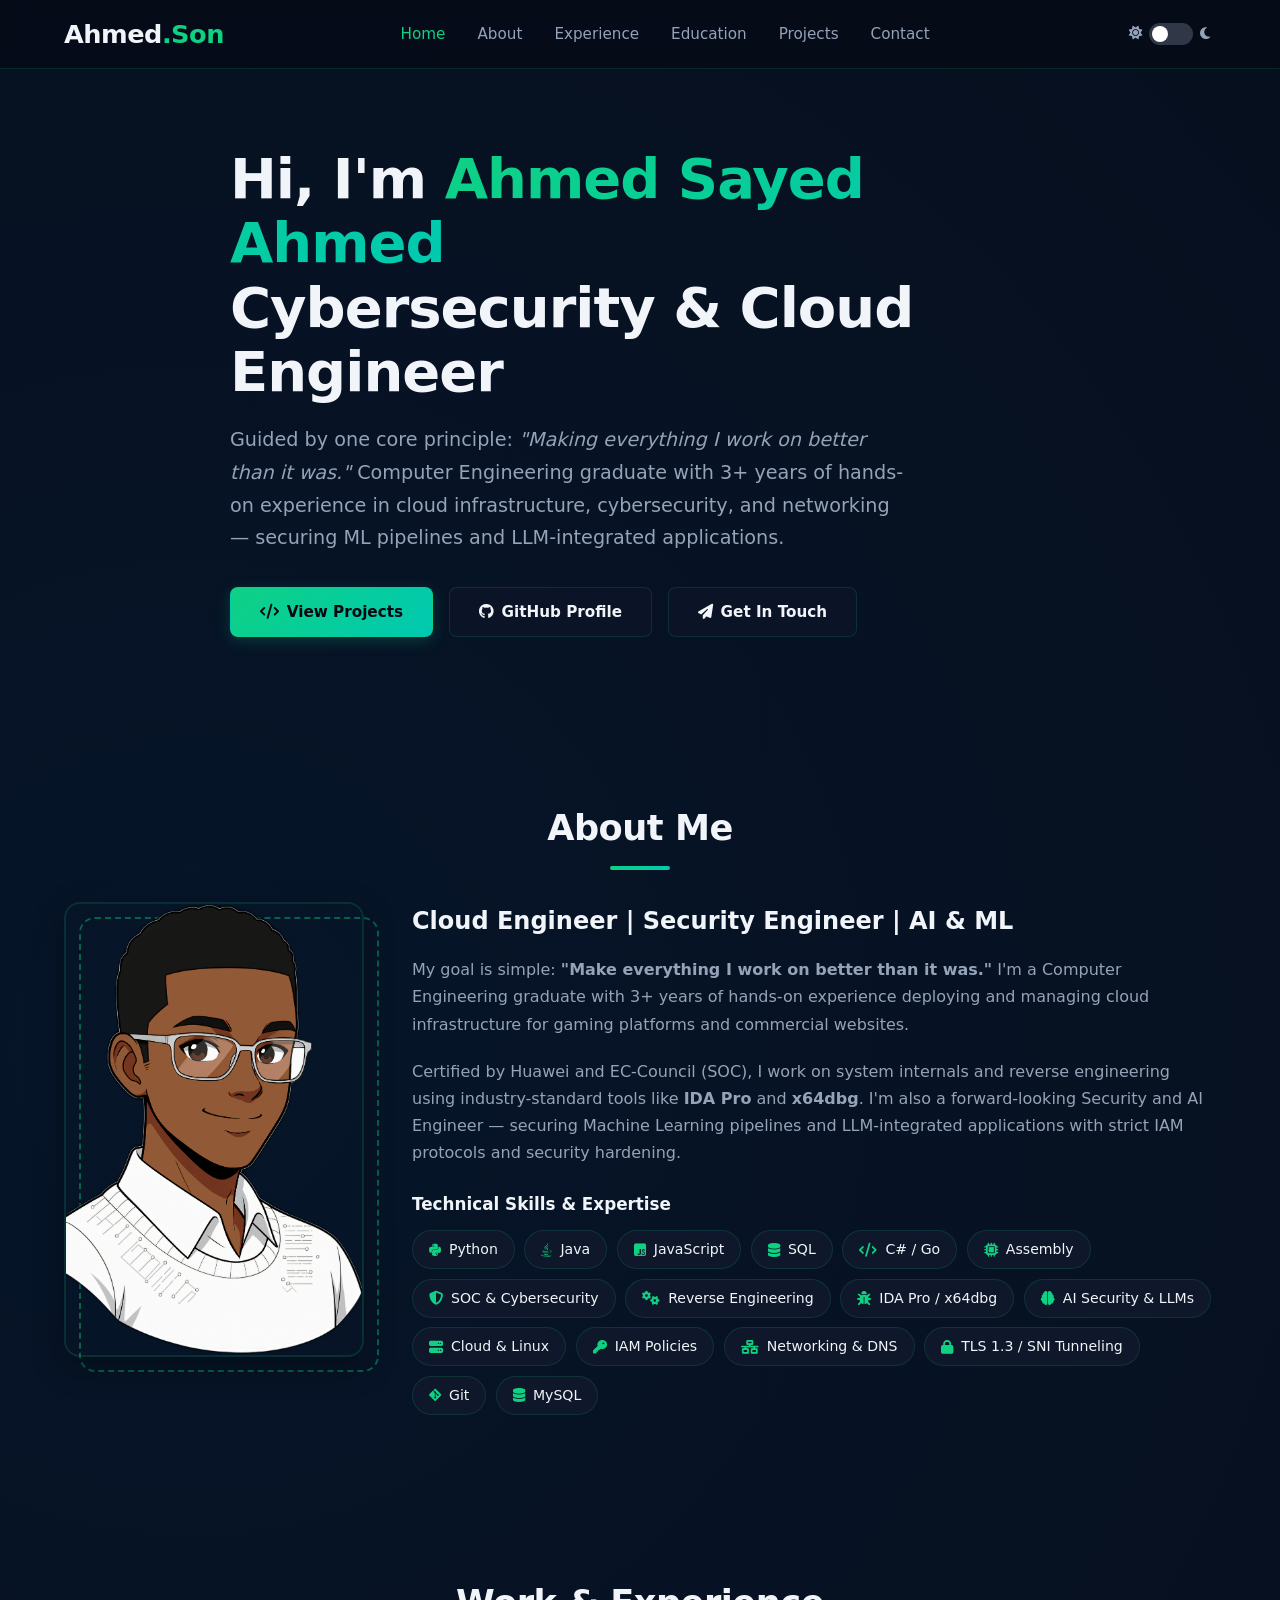
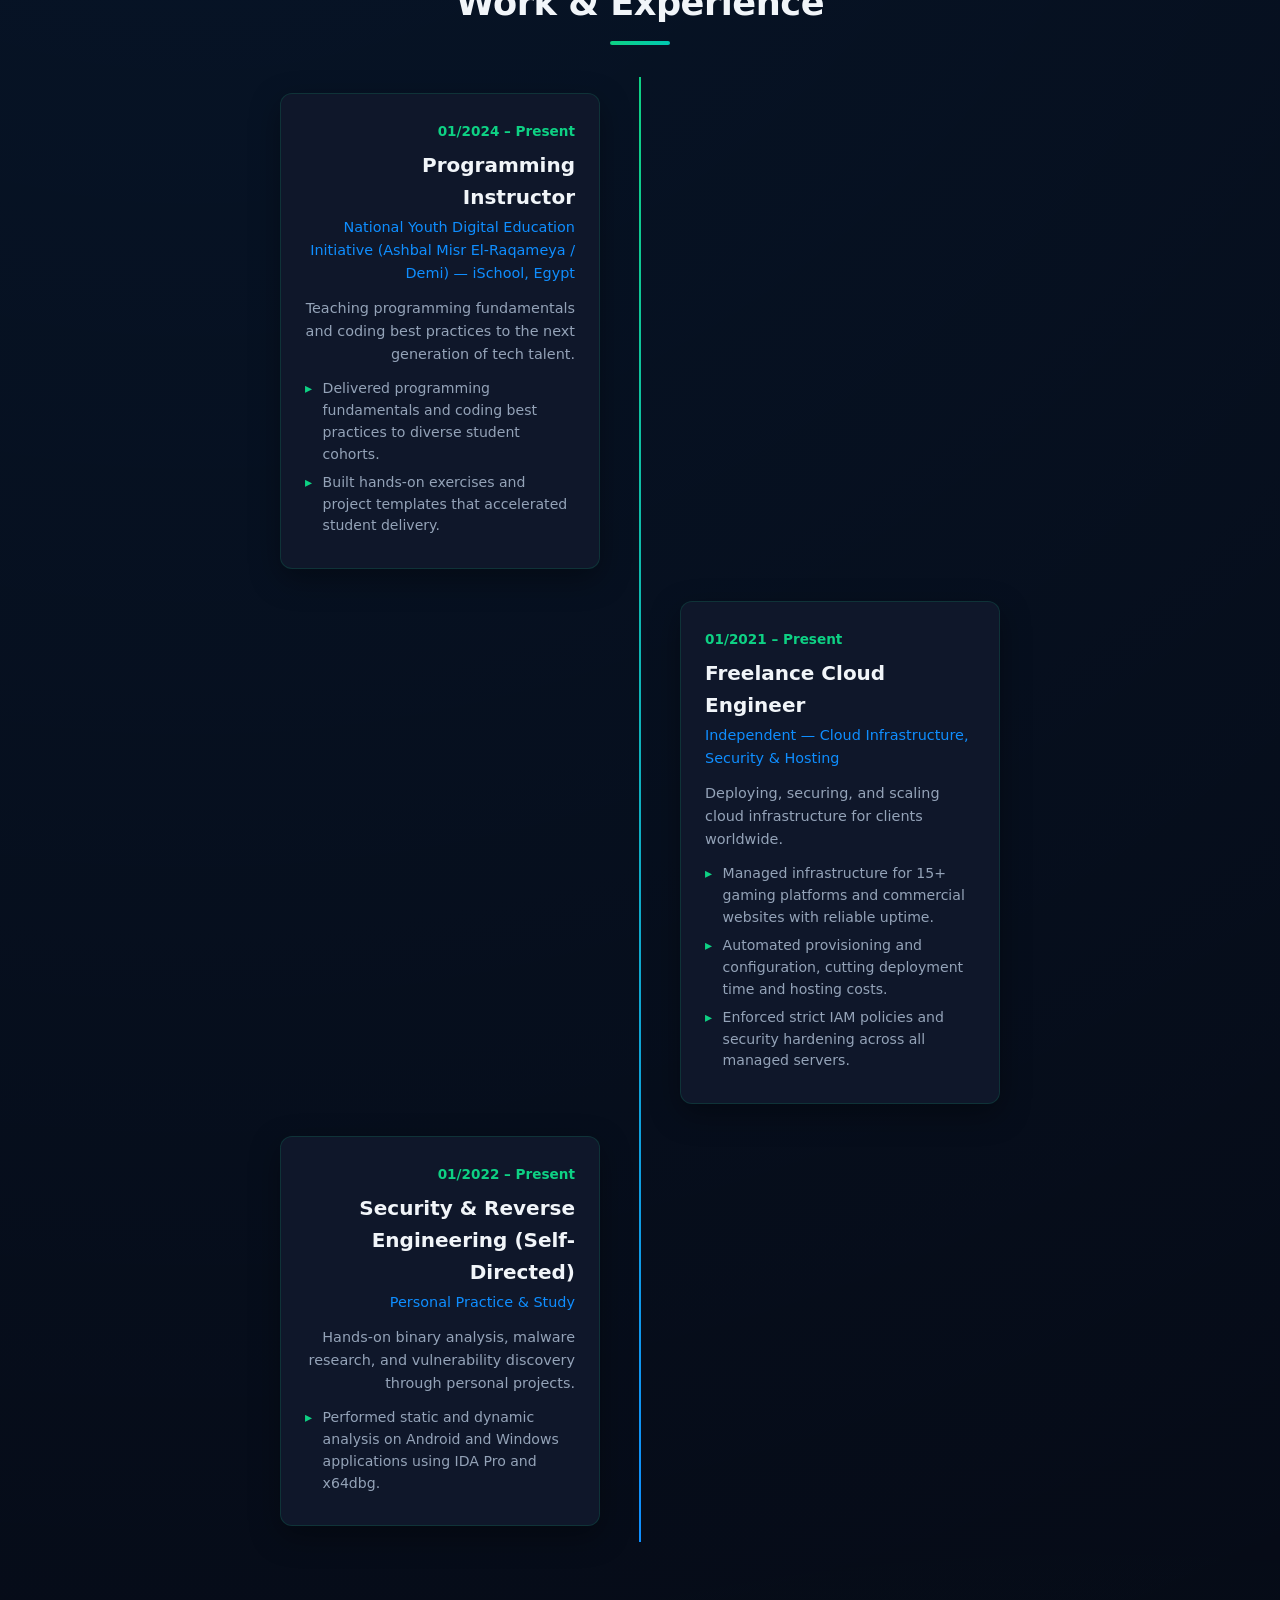
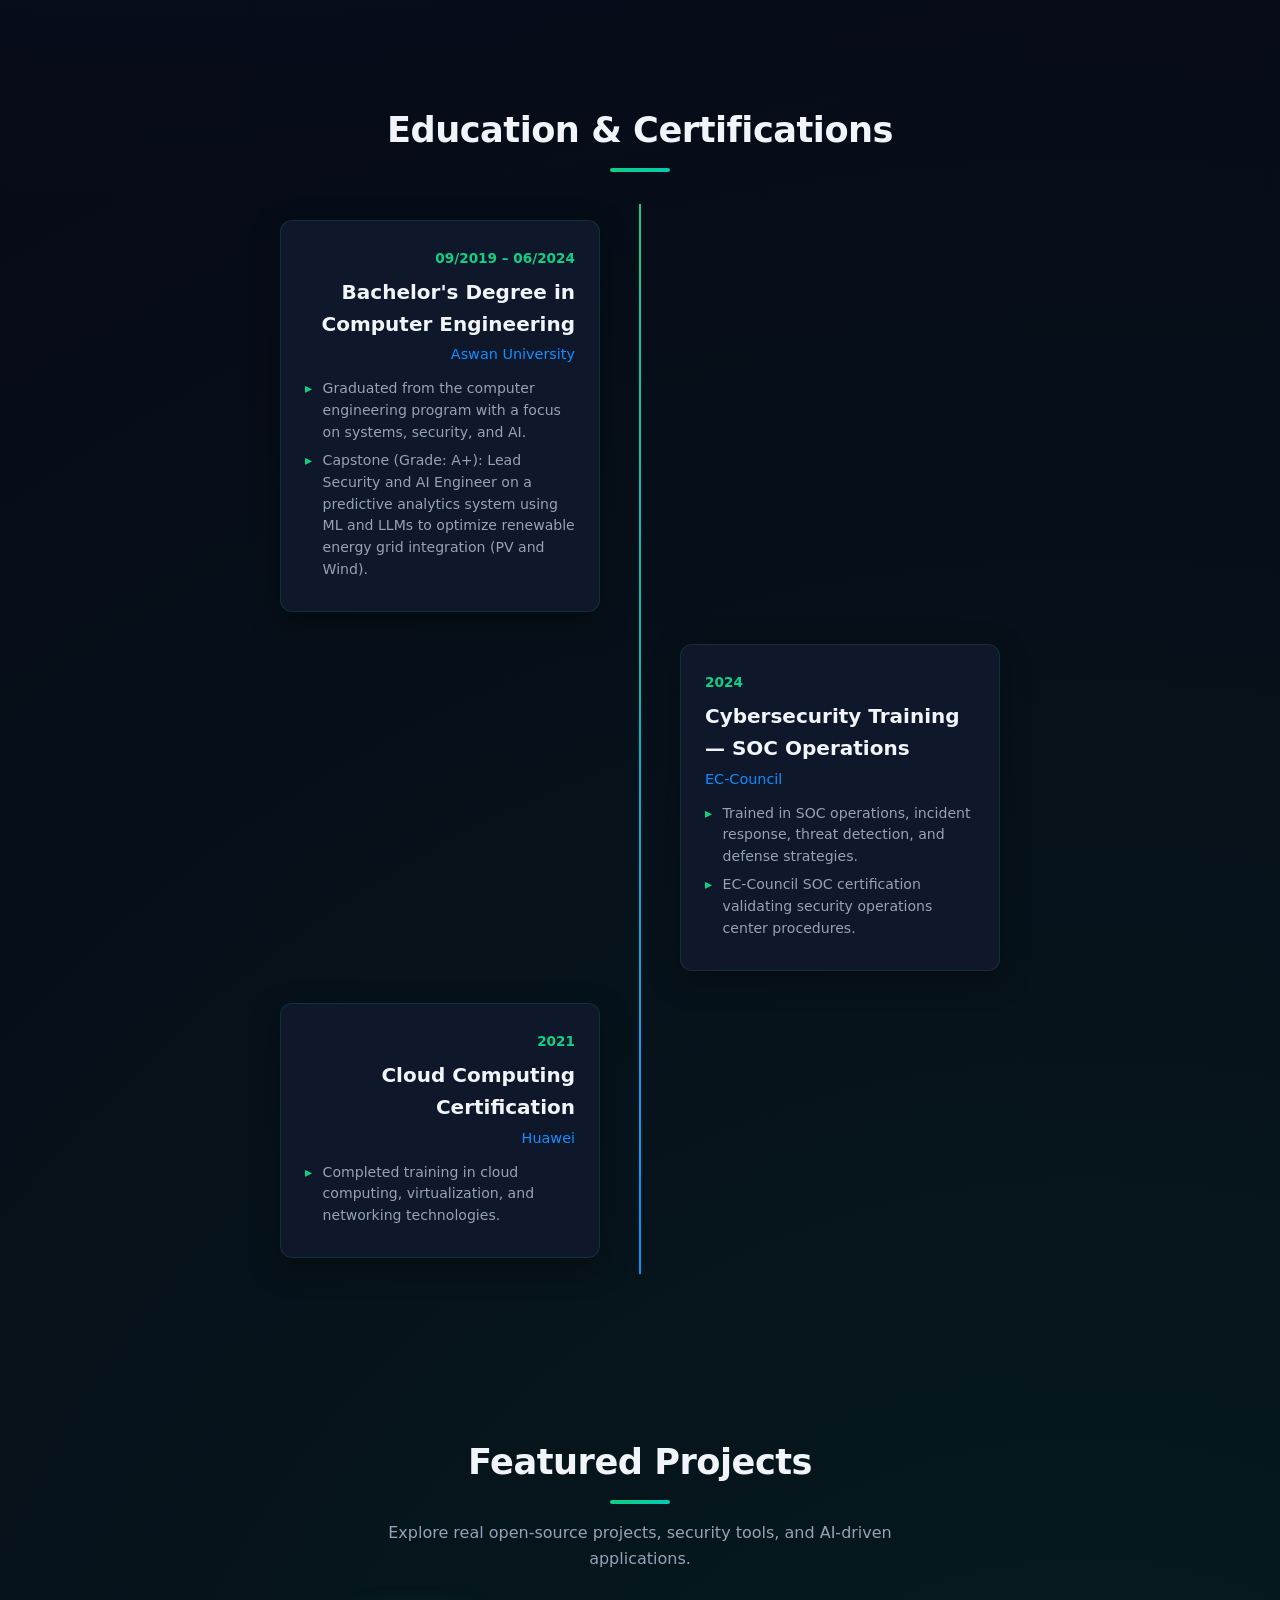
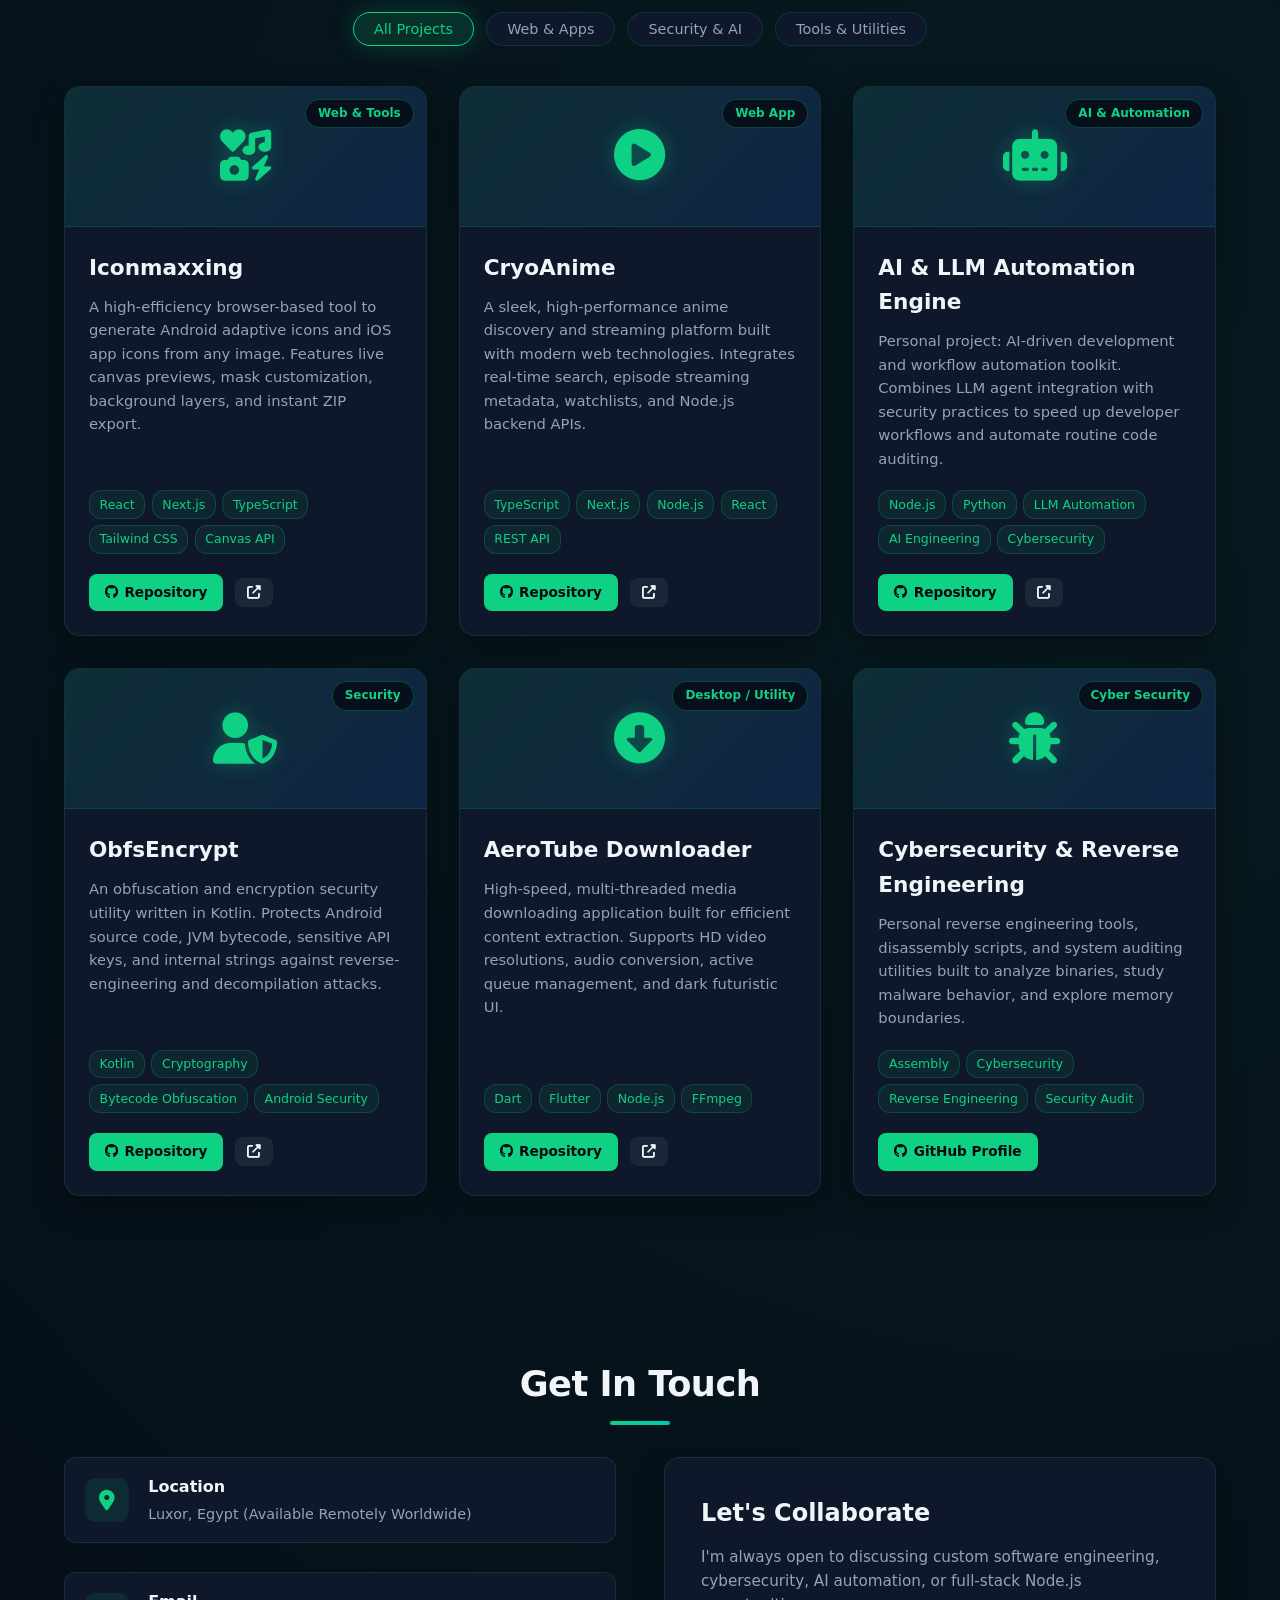
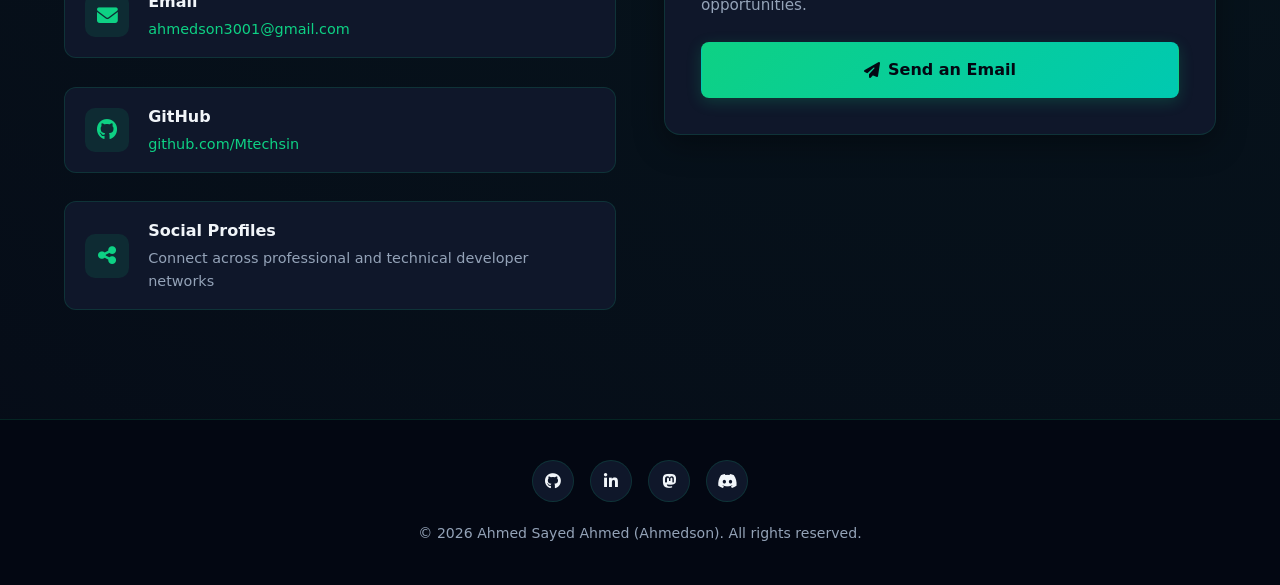
<file: index.html>
<!DOCTYPE html>
<html lang="en">

<head>
  <meta charset="UTF-8">
  <meta name="viewport" content="width=device-width, initial-scale=1.0">
  <title>Ahmed Sayed Ahmed | Cybersecurity & Cloud Engineer</title>
  <meta name="description" content="Portfolio of Ahmed Sayed Ahmed - Computer Engineer specializing in Cloud Computing, Cybersecurity, Networking, and Machine Learning. Certified by Huawei and EC-Council (SOC).">
  <link rel="stylesheet" href="https://cdnjs.cloudflare.com/ajax/libs/font-awesome/6.4.0/css/all.min.css">
  <link rel="stylesheet" href="https://unpkg.com/aos@next/dist/aos.css" />
  <link rel="stylesheet" href="Style/styles.css">
</head>

<body>
  <!-- Header & Navigation -->
  <header>
    <div class="container">
      <nav>
        <div class="logo">Ahmed<span>.Son</span></div>
        <div class="hamburger" aria-label="Toggle navigation">
          <div class="line1"></div>
          <div class="line2"></div>
          <div class="line3"></div>
        </div>
        <ul class="nav-links">
          <li><a href="#home">Home</a></li>
          <li><a href="#about">About</a></li>
          <li><a href="#experience">Experience</a></li>
          <li><a href="#education">Education</a></li>
          <li><a href="#projects">Projects</a></li>
          <li><a href="#contact">Contact</a></li>
        </ul>
        <div class="theme-switch-wrapper">
          <i class="fas fa-sun"></i>
          <label class="theme-switch" for="checkbox">
            <input type="checkbox" id="checkbox" aria-label="Theme toggle" />
            <div class="slider round"></div>
          </label>
          <i class="fas fa-moon"></i>
        </div>
      </nav>
    </div>
  </header>

  <!-- Hero Section -->
  <section id="home" class="hero">
    <div class="container">
      <div class="hero-content">
        <h1 data-aos="fade-up">Hi, I'm <span>Ahmed Sayed Ahmed</span><br>Cybersecurity & Cloud Engineer</h1>
        <p data-aos="fade-up" data-aos-delay="100">
          Guided by one core principle: <em>"Making everything I work on better than it was."</em>
          Computer Engineering graduate with 3+ years of hands-on experience in cloud infrastructure, cybersecurity, and networking — securing ML pipelines and LLM-integrated applications.
        </p>
        <div class="hero-actions" data-aos="fade-up" data-aos-delay="200">
          <a href="#projects" class="btn"><i class="fas fa-code"></i> View Projects</a>
          <a href="https://github.com/Mtechsin" target="_blank" rel="noopener noreferrer" class="btn btn-outline"><i class="fab fa-github"></i> GitHub Profile</a>
          <a href="#contact" class="btn btn-outline btn-contact-hero"><i class="fas fa-paper-plane"></i> Get In Touch</a>
        </div>
      </div>
    </div>
  </section>

  <!-- About Section -->
  <section id="about">
    <div class="container">
      <h2 class="section-title" data-aos="fade-up">About Me</h2>
      <div class="about-content">
        <div class="about-img" data-aos="fade-right">
          <img src="Assets/Son_Pfp.png" alt="Ahmed Sayed Ahmed Profile Picture">
          <div class="img-frame-accent"></div>
        </div>
        <div class="about-text" data-aos="fade-left">
          <h3>Cloud Engineer | Security Engineer | AI & ML</h3>
          <p>
            My goal is simple: <strong>"Make everything I work on better than it was."</strong>
            I'm a Computer Engineering graduate with 3+ years of hands-on experience deploying and managing cloud infrastructure for gaming platforms and commercial websites.
          </p>
          <p>
            Certified by Huawei and EC-Council (SOC), I work on system internals and reverse engineering using industry-standard tools like <strong>IDA Pro</strong> and <strong>x64dbg</strong>. I'm also a forward-looking Security and AI Engineer — securing Machine Learning pipelines and LLM-integrated applications with strict IAM protocols and security hardening.
          </p>

          <div class="skills-heading">Technical Skills & Expertise</div>
          <div class="skills">
            <span class="skill-tag"><i class="fab fa-python"></i> Python</span>
            <span class="skill-tag"><i class="fab fa-java"></i> Java</span>
            <span class="skill-tag"><i class="fab fa-js-square"></i> JavaScript</span>
            <span class="skill-tag"><i class="fas fa-database"></i> SQL</span>
            <span class="skill-tag"><i class="fas fa-code"></i> C# / Go</span>
            <span class="skill-tag"><i class="fas fa-microchip"></i> Assembly</span>
            <span class="skill-tag"><i class="fas fa-shield-alt"></i> SOC & Cybersecurity</span>
            <span class="skill-tag"><i class="fas fa-cogs"></i> Reverse Engineering</span>
            <span class="skill-tag"><i class="fas fa-bug"></i> IDA Pro / x64dbg</span>
            <span class="skill-tag"><i class="fas fa-brain"></i> AI Security & LLMs</span>
            <span class="skill-tag"><i class="fas fa-server"></i> Cloud & Linux</span>
            <span class="skill-tag"><i class="fas fa-key"></i> IAM Policies</span>
            <span class="skill-tag"><i class="fas fa-network-wired"></i> Networking & DNS</span>
            <span class="skill-tag"><i class="fas fa-lock"></i> TLS 1.3 / SNI Tunneling</span>
            <span class="skill-tag"><i class="fab fa-git-alt"></i> Git</span>
            <span class="skill-tag"><i class="fas fa-database"></i> MySQL</span>
          </div>
        </div>
      </div>
    </div>
  </section>

  <!-- Experience Section -->
  <section id="experience">
    <div class="container">
      <h2 class="section-title" data-aos="fade-up">Work & Experience</h2>
      <div class="experience-timeline">
        <div class="timeline-item" data-aos="fade-up">
          <div class="timeline-content">
            <span class="timeline-date">01/2024 – Present</span>
            <h3>Programming Instructor</h3>
            <h4>National Youth Digital Education Initiative (Ashbal Misr El-Raqameya / Demi) — iSchool, Egypt</h4>
            <p>Teaching programming fundamentals and coding best practices to the next generation of tech talent.</p>
            <ul>
              <li>Delivered programming fundamentals and coding best practices to diverse student cohorts.</li>
              <li>Built hands-on exercises and project templates that accelerated student delivery.</li>
            </ul>
          </div>
        </div>
        <div class="timeline-item" data-aos="fade-up" data-aos-delay="150">
          <div class="timeline-content">
            <span class="timeline-date">01/2021 – Present</span>
            <h3>Freelance Cloud Engineer</h3>
            <h4>Independent — Cloud Infrastructure, Security & Hosting</h4>
            <p>Deploying, securing, and scaling cloud infrastructure for clients worldwide.</p>
            <ul>
              <li>Managed infrastructure for 15+ gaming platforms and commercial websites with reliable uptime.</li>
              <li>Automated provisioning and configuration, cutting deployment time and hosting costs.</li>
              <li>Enforced strict IAM policies and security hardening across all managed servers.</li>
            </ul>
          </div>
        </div>
        <div class="timeline-item" data-aos="fade-up" data-aos-delay="300">
          <div class="timeline-content">
            <span class="timeline-date">01/2022 – Present</span>
            <h3>Security & Reverse Engineering (Self-Directed)</h3>
            <h4>Personal Practice & Study</h4>
            <p>Hands-on binary analysis, malware research, and vulnerability discovery through personal projects.</p>
            <ul>
              <li>Performed static and dynamic analysis on Android and Windows applications using IDA Pro and x64dbg.</li>
            </ul>
          </div>
        </div>
      </div>
    </div>
  </section>

  <!-- Education Section -->
  <section id="education">
    <div class="container">
      <h2 class="section-title" data-aos="fade-up">Education & Certifications</h2>
      <div class="experience-timeline">
        <div class="timeline-item" data-aos="fade-up">
          <div class="timeline-content">
            <span class="timeline-date">09/2019 – 06/2024</span>
            <h3>Bachelor's Degree in Computer Engineering</h3>
            <h4>Aswan University</h4>
            <ul>
              <li>Graduated from the computer engineering program with a focus on systems, security, and AI.</li>
              <li>Capstone (Grade: A+): Lead Security and AI Engineer on a predictive analytics system using ML and LLMs to optimize renewable energy grid integration (PV and Wind).</li>
            </ul>
          </div>
        </div>
        <div class="timeline-item" data-aos="fade-up" data-aos-delay="150">
          <div class="timeline-content">
            <span class="timeline-date">2024</span>
            <h3>Cybersecurity Training — SOC Operations</h3>
            <h4>EC-Council</h4>
            <ul>
              <li>Trained in SOC operations, incident response, threat detection, and defense strategies.</li>
              <li>EC-Council SOC certification validating security operations center procedures.</li>
            </ul>
          </div>
        </div>
        <div class="timeline-item" data-aos="fade-up" data-aos-delay="300">
          <div class="timeline-content">
            <span class="timeline-date">2021</span>
            <h3>Cloud Computing Certification</h3>
            <h4>Huawei</h4>
            <ul>
              <li>Completed training in cloud computing, virtualization, and networking technologies.</li>
            </ul>
          </div>
        </div>
      </div>
    </div>
  </section>

  <!-- Projects Section -->
  <section id="projects">
    <div class="container">
      <h2 class="section-title" data-aos="fade-up">Featured Projects</h2>
      <p class="section-subtitle" data-aos="fade-up" data-aos-delay="50">
        Explore real open-source projects, security tools, and AI-driven applications.
      </p>

      <!-- Category Filter Tabs -->
      <div class="project-filters" data-aos="fade-up" data-aos-delay="100">
        <button class="filter-btn active" data-filter="all">All Projects</button>
        <button class="filter-btn" data-filter="web">Web & Apps</button>
        <button class="filter-btn" data-filter="security">Security & AI</button>
        <button class="filter-btn" data-filter="tools">Tools & Utilities</button>
      </div>

      <div class="projects-grid">

        <!-- Project 1: Iconmaxxing -->
        <div class="project-card" data-category="web tools" data-aos="fade-up">
          <div class="project-card-header">
            <i class="fas fa-icons"></i>
            <span class="project-category-badge">Web & Tools</span>
          </div>
          <div class="project-content">
            <h3>Iconmaxxing</h3>
            <p>A high-efficiency browser-based tool to generate Android adaptive icons and iOS app icons from any image. Features live canvas previews, mask customization, background layers, and instant ZIP export.</p>
            <div class="project-tags">
              <span>React</span>
              <span>Next.js</span>
              <span>TypeScript</span>
              <span>Tailwind CSS</span>
              <span>Canvas API</span>
            </div>
            <div class="project-links">
              <a href="https://github.com/Mtechsin/iconmaxxing" target="_blank" rel="noopener noreferrer" class="project-link-btn primary-link">
                <i class="fab fa-github"></i> Repository
              </a>
              <a href="https://github.com/Mtechsin/iconmaxxing" target="_blank" rel="noopener noreferrer" class="project-link-btn icon-only" title="View Code">
                <i class="fas fa-external-link-alt"></i>
              </a>
            </div>
          </div>
        </div>

        <!-- Project 2: CryoAnime -->
        <div class="project-card" data-category="web" data-aos="fade-up" data-aos-delay="100">
          <div class="project-card-header">
            <i class="fas fa-play-circle"></i>
            <span class="project-category-badge">Web App</span>
          </div>
          <div class="project-content">
            <h3>CryoAnime</h3>
            <p>A sleek, high-performance anime discovery and streaming platform built with modern web technologies. Integrates real-time search, episode streaming metadata, watchlists, and Node.js backend APIs.</p>
            <div class="project-tags">
              <span>TypeScript</span>
              <span>Next.js</span>
              <span>Node.js</span>
              <span>React</span>
              <span>REST API</span>
            </div>
            <div class="project-links">
              <a href="https://github.com/Mtechsin/CryoAnime" target="_blank" rel="noopener noreferrer" class="project-link-btn primary-link">
                <i class="fab fa-github"></i> Repository
              </a>
              <a href="https://github.com/Mtechsin/CryoAnime" target="_blank" rel="noopener noreferrer" class="project-link-btn icon-only" title="View Project">
                <i class="fas fa-external-link-alt"></i>
              </a>
            </div>
          </div>
        </div>

        <!-- Project 3: AI & LLM System Automation -->
        <div class="project-card" data-category="security tools" data-aos="fade-up" data-aos-delay="200">
          <div class="project-card-header">
            <i class="fas fa-robot"></i>
            <span class="project-category-badge">AI & Automation</span>
          </div>
          <div class="project-content">
            <h3>AI & LLM Automation Engine</h3>
            <p>Personal project: AI-driven development and workflow automation toolkit. Combines LLM agent integration with security practices to speed up developer workflows and automate routine code auditing.</p>
            <div class="project-tags">
              <span>Node.js</span>
              <span>Python</span>
              <span>LLM Automation</span>
              <span>AI Engineering</span>
              <span>Cybersecurity</span>
            </div>
            <div class="project-links">
              <a href="https://github.com/Mtechsin" target="_blank" rel="noopener noreferrer" class="project-link-btn primary-link">
                <i class="fab fa-github"></i> Repository
              </a>
              <a href="https://github.com/Mtechsin" target="_blank" rel="noopener noreferrer" class="project-link-btn icon-only" title="View Code">
                <i class="fas fa-external-link-alt"></i>
              </a>
            </div>
          </div>
        </div>

        <!-- Project 4: ObfsEncrypt -->
        <div class="project-card" data-category="security tools" data-aos="fade-up">
          <div class="project-card-header">
            <i class="fas fa-user-shield"></i>
            <span class="project-category-badge">Security</span>
          </div>
          <div class="project-content">
            <h3>ObfsEncrypt</h3>
            <p>An obfuscation and encryption security utility written in Kotlin. Protects Android source code, JVM bytecode, sensitive API keys, and internal strings against reverse-engineering and decompilation attacks.</p>
            <div class="project-tags">
              <span>Kotlin</span>
              <span>Cryptography</span>
              <span>Bytecode Obfuscation</span>
              <span>Android Security</span>
            </div>
            <div class="project-links">
              <a href="https://github.com/Amadoson3001/ObfsEncrypt" target="_blank" rel="noopener noreferrer" class="project-link-btn primary-link">
                <i class="fab fa-github"></i> Repository
              </a>
              <a href="https://github.com/Amadoson3001/ObfsEncrypt" target="_blank" rel="noopener noreferrer" class="project-link-btn icon-only" title="View Code">
                <i class="fas fa-external-link-alt"></i>
              </a>
            </div>
          </div>
        </div>

        <!-- Project 5: AeroTube Downloader -->
        <div class="project-card" data-category="tools web" data-aos="fade-up" data-aos-delay="100">
          <div class="project-card-header">
            <i class="fas fa-arrow-alt-circle-down"></i>
            <span class="project-category-badge">Desktop / Utility</span>
          </div>
          <div class="project-content">
            <h3>AeroTube Downloader</h3>
            <p>High-speed, multi-threaded media downloading application built for efficient content extraction. Supports HD video resolutions, audio conversion, active queue management, and dark futuristic UI.</p>
            <div class="project-tags">
              <span>Dart</span>
              <span>Flutter</span>
              <span>Node.js</span>
              <span>FFmpeg</span>
            </div>
            <div class="project-links">
              <a href="https://github.com/Amadoson3001/aerotube-downloader" target="_blank" rel="noopener noreferrer" class="project-link-btn primary-link">
                <i class="fab fa-github"></i> Repository
              </a>
              <a href="https://github.com/Amadoson3001/aerotube-downloader" target="_blank" rel="noopener noreferrer" class="project-link-btn icon-only" title="View Code">
                <i class="fas fa-external-link-alt"></i>
              </a>
            </div>
          </div>
        </div>

        <!-- Project 6: Cybersecurity & System Reverse Engineering -->
        <div class="project-card" data-category="security" data-aos="fade-up" data-aos-delay="200">
          <div class="project-card-header">
            <i class="fas fa-bug"></i>
            <span class="project-category-badge">Cyber Security</span>
          </div>
          <div class="project-content">
            <h3>Cybersecurity & Reverse Engineering</h3>
            <p>Personal reverse engineering tools, disassembly scripts, and system auditing utilities built to analyze binaries, study malware behavior, and explore memory boundaries.</p>
            <div class="project-tags">
              <span>Assembly</span>
              <span>Cybersecurity</span>
              <span>Reverse Engineering</span>
              <span>Security Audit</span>
            </div>
            <div class="project-links">
              <a href="https://github.com/Mtechsin" target="_blank" rel="noopener noreferrer" class="project-link-btn primary-link">
                <i class="fab fa-github"></i> GitHub Profile
              </a>
            </div>
          </div>
        </div>

      </div>
    </div>
  </section>

  <!-- Contact Section -->
  <section id="contact">
    <div class="container">
      <h2 class="section-title" data-aos="fade-up">Get In Touch</h2>
      <div class="contact-content">
        <div class="contact-info" data-aos="fade-right">
          <div class="contact-info-item">
            <i class="fas fa-map-marker-alt"></i>
            <div>
              <h3>Location</h3>
              <p>Luxor, Egypt (Available Remotely Worldwide)</p>
            </div>
          </div>
          <div class="contact-info-item">
            <i class="fas fa-envelope"></i>
            <div>
              <h3>Email</h3>
              <p><a href="mailto:ahmedson3001@gmail.com" class="contact-link">ahmedson3001@gmail.com</a></p>
            </div>
          </div>
          <div class="contact-info-item">
            <i class="fab fa-github"></i>
            <div>
              <h3>GitHub</h3>
              <p><a href="https://github.com/Mtechsin" target="_blank" rel="noopener noreferrer" class="contact-link">github.com/Mtechsin</a></p>
            </div>
          </div>
          <div class="contact-info-item">
            <i class="fas fa-share-alt"></i>
            <div>
              <h3>Social Profiles</h3>
              <p>Connect across professional and technical developer networks</p>
            </div>
          </div>
        </div>
        <div class="contact-form" data-aos="fade-left">
          <h3>Let's Collaborate</h3>
          <p>I'm always open to discussing custom software engineering, cybersecurity, AI automation, or full-stack Node.js opportunities.</p>
          <a href="mailto:ahmedson3001@gmail.com" class="btn btn-large"><i class="fas fa-paper-plane"></i> Send an Email</a>
        </div>
      </div>
    </div>
  </section>

  <!-- Footer -->
  <footer>
    <div class="container">
      <div class="social-links">
        <a href="https://github.com/Mtechsin" target="_blank" rel="noopener noreferrer" aria-label="GitHub"><i class="fab fa-github"></i></a>
        <a href="https://linkedin.com/in/ahmed-son-120a1b204" target="_blank" rel="noopener noreferrer" aria-label="LinkedIn"><i class="fab fa-linkedin-in"></i></a>
        <a href="https://mastodon.social/@mtechson" target="_blank" rel="noopener noreferrer" aria-label="Mastodon"><i class="fab fa-mastodon"></i></a>
        <a href="https://discord.com/users/709510226872631306" target="_blank" rel="noopener noreferrer" aria-label="Discord"><i class="fab fa-discord"></i></a>
      </div>
      <p>&copy; 2026 Ahmed Sayed Ahmed (Ahmedson). All rights reserved.</p>
    </div>
  </footer>

  <script src="https://unpkg.com/aos@next/dist/aos.js"></script>
  <script src="Scripts/script.js"></script>
</body>

</html>
</file>
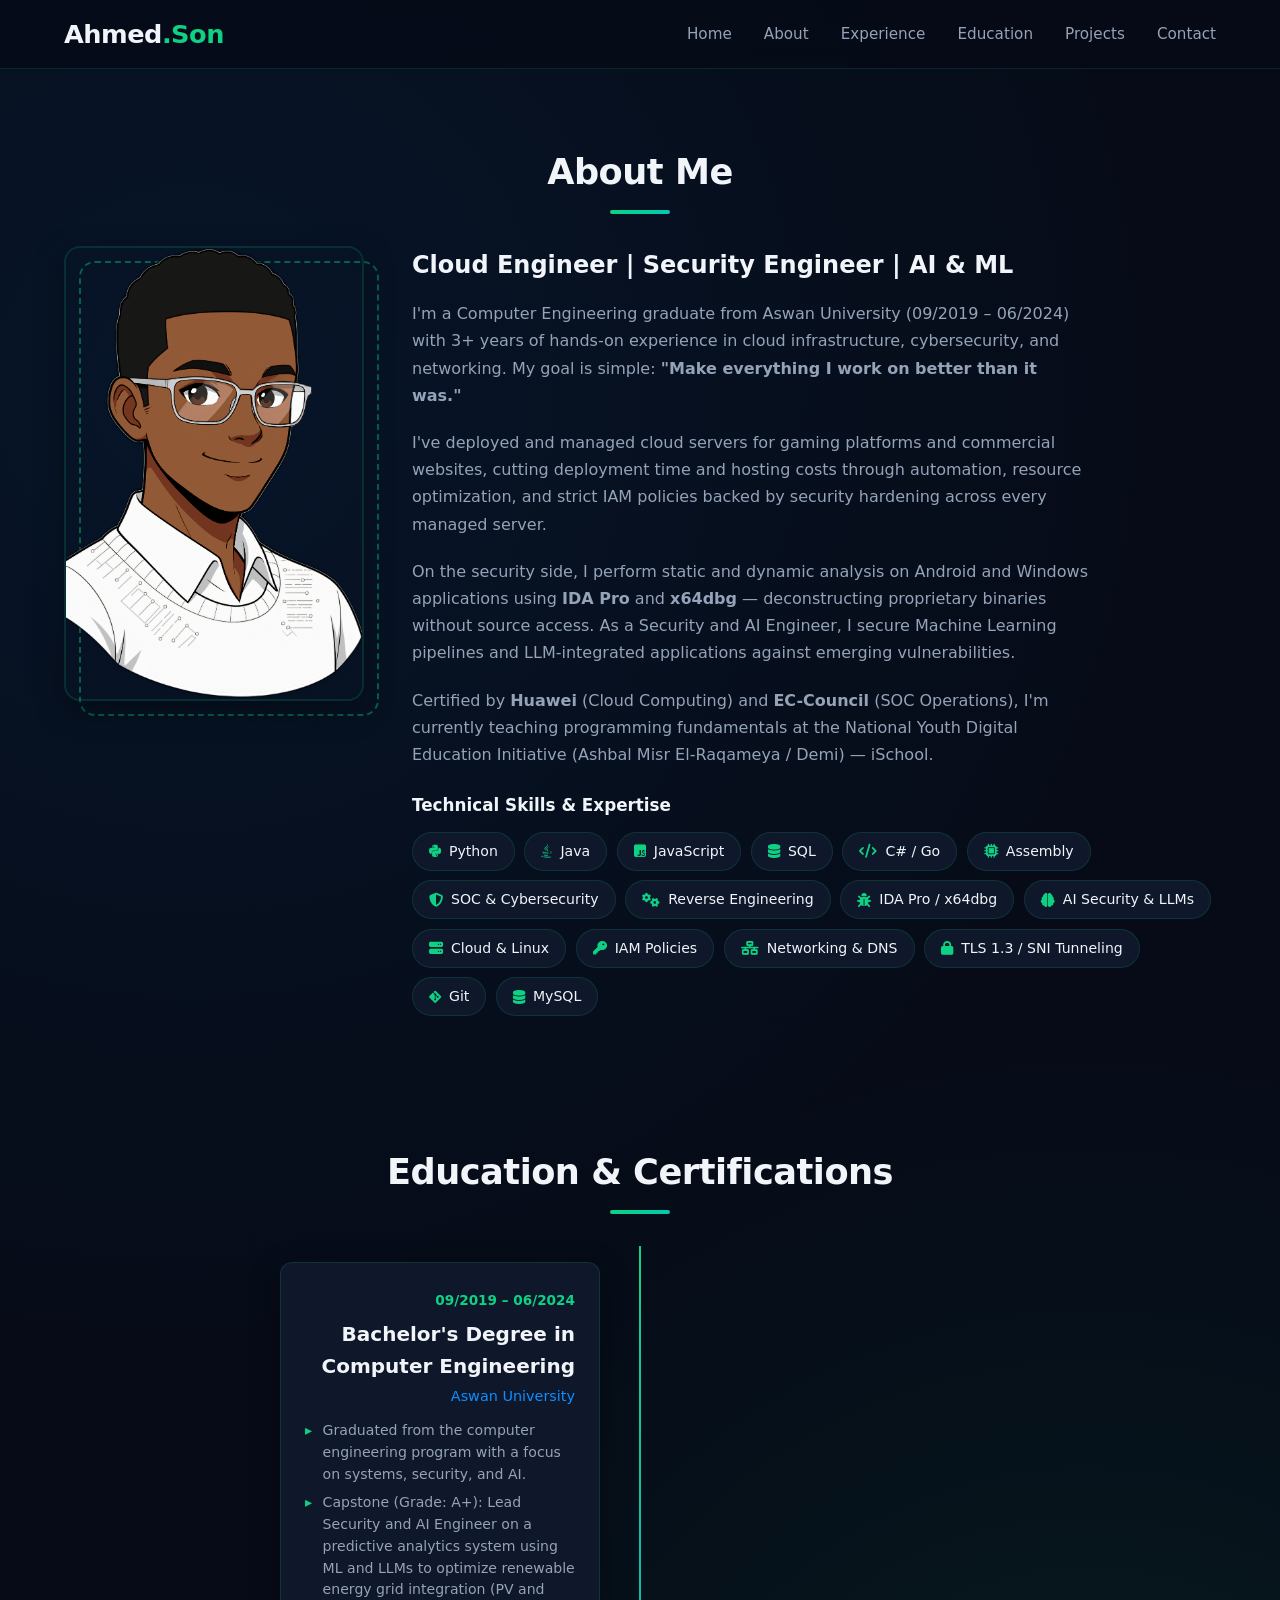
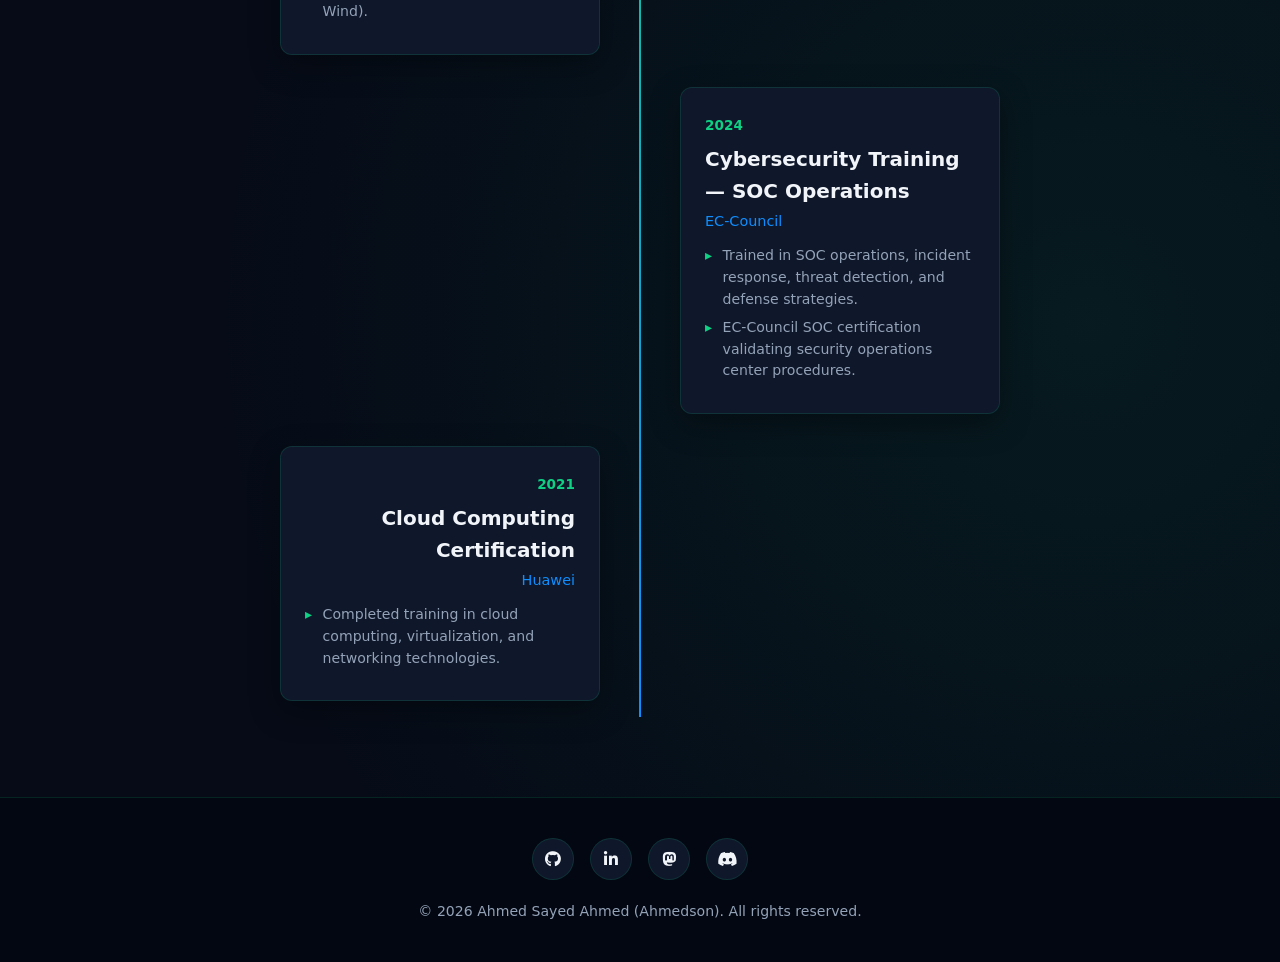
<file: Pages/About.html>
<!DOCTYPE html>
<html lang="en">

<head>
  <meta charset="UTF-8">
  <meta name="viewport" content="width=device-width, initial-scale=1.0">
  <title>About | Ahmed Sayed Ahmed - Cybersecurity & Cloud Engineer</title>
  <meta name="description" content="About Ahmed Sayed Ahmed - Computer Engineer specializing in Cloud Computing, Cybersecurity, Networking, and Machine Learning. Certified by Huawei and EC-Council (SOC).">
  <link rel="stylesheet" href="https://cdnjs.cloudflare.com/ajax/libs/font-awesome/6.4.0/css/all.min.css">
  <link rel="stylesheet" href="https://unpkg.com/aos@next/dist/aos.css" />
  <link rel="stylesheet" href="../Style/styles.css">
</head>

<body>
  <!-- Header & Navigation -->
  <header>
    <div class="container">
      <nav>
        <div class="logo">Ahmed<span>.Son</span></div>
        <ul class="nav-links">
          <li><a href="../index.html#home">Home</a></li>
          <li><a href="../index.html#about" class="active">About</a></li>
          <li><a href="../index.html#experience">Experience</a></li>
          <li><a href="../index.html#education">Education</a></li>
          <li><a href="../index.html#projects">Projects</a></li>
          <li><a href="../index.html#contact">Contact</a></li>
        </ul>
      </nav>
    </div>
  </header>

  <!-- About Section -->
  <section id="about" class="hero" style="min-height:auto; padding-top:9rem;">
    <div class="container">
      <h2 class="section-title" data-aos="fade-up">About Me</h2>
      <div class="about-content">
        <div class="about-img" data-aos="fade-right">
          <img src="../Assets/Son_Pfp.png" alt="Ahmed Sayed Ahmed Profile Picture">
          <div class="img-frame-accent"></div>
        </div>
        <div class="about-text" data-aos="fade-left">
          <h3>Cloud Engineer | Security Engineer | AI & ML</h3>
          <p>
            I'm a Computer Engineering graduate from Aswan University (09/2019 – 06/2024) with 3+ years of hands-on
            experience in cloud infrastructure, cybersecurity, and networking. My goal is simple:
            <strong>"Make everything I work on better than it was."</strong>
          </p>
          <p>
            I've deployed and managed cloud servers for gaming platforms and commercial websites, cutting deployment
            time and hosting costs through automation, resource optimization, and strict IAM policies backed by
            security hardening across every managed server.
          </p>
          <p>
            On the security side, I perform static and dynamic analysis on Android and Windows applications using
            <strong>IDA Pro</strong> and <strong>x64dbg</strong> — deconstructing proprietary binaries without source
            access. As a Security and AI Engineer, I secure Machine Learning pipelines and LLM-integrated
            applications against emerging vulnerabilities.
          </p>
          <p>
            Certified by <strong>Huawei</strong> (Cloud Computing) and <strong>EC-Council</strong> (SOC Operations),
            I'm currently teaching programming fundamentals at the National Youth Digital Education Initiative
            (Ashbal Misr El-Raqameya / Demi) — iSchool.
          </p>

          <div class="skills-heading">Technical Skills & Expertise</div>
          <div class="skills">
            <span class="skill-tag"><i class="fab fa-python"></i> Python</span>
            <span class="skill-tag"><i class="fab fa-java"></i> Java</span>
            <span class="skill-tag"><i class="fab fa-js-square"></i> JavaScript</span>
            <span class="skill-tag"><i class="fas fa-database"></i> SQL</span>
            <span class="skill-tag"><i class="fas fa-code"></i> C# / Go</span>
            <span class="skill-tag"><i class="fas fa-microchip"></i> Assembly</span>
            <span class="skill-tag"><i class="fas fa-shield-alt"></i> SOC & Cybersecurity</span>
            <span class="skill-tag"><i class="fas fa-cogs"></i> Reverse Engineering</span>
            <span class="skill-tag"><i class="fas fa-bug"></i> IDA Pro / x64dbg</span>
            <span class="skill-tag"><i class="fas fa-brain"></i> AI Security & LLMs</span>
            <span class="skill-tag"><i class="fas fa-server"></i> Cloud & Linux</span>
            <span class="skill-tag"><i class="fas fa-key"></i> IAM Policies</span>
            <span class="skill-tag"><i class="fas fa-network-wired"></i> Networking & DNS</span>
            <span class="skill-tag"><i class="fas fa-lock"></i> TLS 1.3 / SNI Tunneling</span>
            <span class="skill-tag"><i class="fab fa-git-alt"></i> Git</span>
            <span class="skill-tag"><i class="fas fa-database"></i> MySQL</span>
          </div>
        </div>
      </div>
    </div>
  </section>

  <!-- Education & Certifications -->
  <section id="education">
    <div class="container">
      <h2 class="section-title" data-aos="fade-up">Education & Certifications</h2>
      <div class="experience-timeline">
        <div class="timeline-item" data-aos="fade-up">
          <div class="timeline-content">
            <span class="timeline-date">09/2019 – 06/2024</span>
            <h3>Bachelor's Degree in Computer Engineering</h3>
            <h4>Aswan University</h4>
            <ul>
              <li>Graduated from the computer engineering program with a focus on systems, security, and AI.</li>
              <li>Capstone (Grade: A+): Lead Security and AI Engineer on a predictive analytics system using ML and LLMs to optimize renewable energy grid integration (PV and Wind).</li>
            </ul>
          </div>
        </div>
        <div class="timeline-item" data-aos="fade-up" data-aos-delay="150">
          <div class="timeline-content">
            <span class="timeline-date">2024</span>
            <h3>Cybersecurity Training — SOC Operations</h3>
            <h4>EC-Council</h4>
            <ul>
              <li>Trained in SOC operations, incident response, threat detection, and defense strategies.</li>
              <li>EC-Council SOC certification validating security operations center procedures.</li>
            </ul>
          </div>
        </div>
        <div class="timeline-item" data-aos="fade-up" data-aos-delay="300">
          <div class="timeline-content">
            <span class="timeline-date">2021</span>
            <h3>Cloud Computing Certification</h3>
            <h4>Huawei</h4>
            <ul>
              <li>Completed training in cloud computing, virtualization, and networking technologies.</li>
            </ul>
          </div>
        </div>
      </div>
    </div>
  </section>

  <!-- Footer -->
  <footer>
    <div class="container">
      <div class="social-links">
        <a href="https://github.com/Mtechsin" target="_blank" rel="noopener noreferrer" aria-label="GitHub"><i class="fab fa-github"></i></a>
        <a href="https://linkedin.com/in/ahmed-son-120a1b204" target="_blank" rel="noopener noreferrer" aria-label="LinkedIn"><i class="fab fa-linkedin-in"></i></a>
        <a href="https://mastodon.social/@mtechson" target="_blank" rel="noopener noreferrer" aria-label="Mastodon"><i class="fab fa-mastodon"></i></a>
        <a href="https://discord.com/users/709510226872631306" target="_blank" rel="noopener noreferrer" aria-label="Discord"><i class="fab fa-discord"></i></a>
      </div>
      <p>&copy; 2026 Ahmed Sayed Ahmed (Ahmedson). All rights reserved.</p>
    </div>
  </footer>

  <script src="https://unpkg.com/aos@next/dist/aos.js"></script>
  <script src="../Scripts/script.js"></script>
</body>

</html>
</file>
<file: Style/styles.css>
:root {
  --dark-bg: #060b17;
  --darker-bg: #030712;
  --primary-green: #0ed184;
  --secondary-blue: #0f8eff;
  --accent-teal: #00c9b1;
  --text-light: #f1f5f9;
  --text-gray: #94a3b8;
  --card-dark: #0f172a;
  --card-darker: #0b1120;
  --card-border: rgba(14, 209, 132, 0.15);
  --transition: all 0.3s cubic-bezier(0.4, 0, 0.2, 1);
  --shadow: 0 10px 30px rgba(0, 0, 0, 0.35);
  --glow: 0 0 25px rgba(14, 209, 132, 0.25);
  --font-main: 'Segoe UI', system-ui, -apple-system, BlinkMacSystemFont, Roboto, sans-serif;
}

/* Light theme variables */
[data-theme="light"] {
  --dark-bg: #f8fafc;
  --darker-bg: #ffffff;
  --primary-green: #059669;
  --secondary-blue: #2563eb;
  --accent-teal: #0d9488;
  --text-light: #0f172a;
  --text-gray: #475569;
  --card-dark: #ffffff;
  --card-darker: #f1f5f9;
  --card-border: rgba(5, 150, 105, 0.2);
  --shadow: 0 10px 25px rgba(0, 0, 0, 0.06);
  --glow: 0 0 20px rgba(5, 150, 105, 0.15);
}

* {
  margin: 0;
  padding: 0;
  box-sizing: border-box;
  font-family: var(--font-main);
}

html {
  scroll-behavior: smooth;
}

body {
  background-color: var(--dark-bg);
  color: var(--text-light);
  line-height: 1.6;
  overflow-x: hidden;
  background-image:
    radial-gradient(circle at 15% 15%, rgba(15, 142, 255, 0.08) 0%, transparent 40%),
    radial-gradient(circle at 85% 75%, rgba(14, 209, 132, 0.08) 0%, transparent 40%);
  transition: background-color 0.4s ease, color 0.4s ease;
}

.container {
  max-width: 1200px;
  margin: 0 auto;
  padding: 0 1.5rem;
}

/* Header & Navigation */
header {
  position: fixed;
  top: 0;
  width: 100%;
  z-index: 1000;
  background: rgba(6, 11, 23, 0.85);
  backdrop-filter: blur(12px);
  -webkit-backdrop-filter: blur(12px);
  border-bottom: 1px solid var(--card-border);
  padding: 0.85rem 0;
  transition: var(--transition);
}

[data-theme="light"] header {
  background: rgba(255, 255, 255, 0.85);
  border-bottom-color: rgba(226, 232, 240, 0.8);
}

nav {
  display: flex;
  justify-content: space-between;
  align-items: center;
}

.logo {
  font-size: 1.6rem;
  font-weight: 700;
  color: var(--text-light);
  letter-spacing: -0.5px;
}

.logo span {
  color: var(--primary-green);
}

.nav-links {
  display: flex;
  list-style: none;
  align-items: center;
  gap: 2rem;
}

.nav-links a {
  color: var(--text-gray);
  text-decoration: none;
  font-weight: 500;
  font-size: 0.95rem;
  transition: var(--transition);
  position: relative;
  padding: 0.3rem 0;
}

.nav-links a:hover,
.nav-links a.active {
  color: var(--primary-green);
}

.nav-links a::after {
  content: '';
  position: absolute;
  bottom: 0;
  left: 0;
  width: 0;
  height: 2px;
  background: linear-gradient(90deg, var(--primary-green), var(--accent-teal));
  transition: var(--transition);
  border-radius: 2px;
}

.nav-links a:hover::after {
  width: 100%;
}

.hamburger {
  display: none;
  cursor: pointer;
}

.hamburger div {
  width: 24px;
  height: 2px;
  background-color: var(--text-light);
  margin: 5px;
  transition: var(--transition);
}

/* Theme Switcher */
.theme-switch-wrapper {
  display: flex;
  align-items: center;
  margin-left: 1rem;
}

.theme-switch-wrapper i {
  font-size: 0.85rem;
  margin: 0 0.4rem;
  color: var(--text-gray);
  transition: var(--transition);
}

[data-theme="light"] .theme-switch-wrapper i.fa-sun {
  color: var(--primary-green);
}

[data-theme="dark"] .theme-switch-wrapper i.fa-moon {
  color: var(--primary-green);
}

.theme-switch {
  display: inline-block;
  height: 22px;
  position: relative;
  width: 44px;
}

.theme-switch input {
  display: none;
}

.slider {
  background-color: rgba(148, 163, 184, 0.3);
  bottom: 0;
  cursor: pointer;
  left: 0;
  position: absolute;
  right: 0;
  top: 0;
  transition: .3s;
  border-radius: 22px;
}

.slider:before {
  background-color: #ffffff;
  bottom: 3px;
  content: "";
  height: 16px;
  left: 3px;
  position: absolute;
  transition: .3s;
  width: 16px;
  border-radius: 50%;
}

input:checked + .slider {
  background-color: var(--primary-green);
}

input:checked + .slider:before {
  transform: translateX(22px);
}

/* Hero Section */
.hero {
  min-height: 80vh;
  display: flex;
  align-items: center;
  padding-top: 7rem;
  padding-bottom: 3rem;
  position: relative;
}

.hero-content {
  max-width: 820px;
}

.hero h1 {
  font-size: 3.5rem;
  line-height: 1.15;
  font-weight: 800;
  margin-bottom: 1.25rem;
  letter-spacing: -1px;
}

.hero h1 span {
  background: linear-gradient(135deg, var(--primary-green), var(--accent-teal));
  -webkit-background-clip: text;
  -webkit-text-fill-color: transparent;
}

.hero p {
  font-size: 1.2rem;
  color: var(--text-gray);
  margin-bottom: 2rem;
  max-width: 680px;
  line-height: 1.7;
}

.hero-actions {
  display: flex;
  flex-wrap: wrap;
  gap: 1rem;
  align-items: center;
}

.btn {
  display: inline-flex;
  align-items: center;
  gap: 0.5rem;
  background: linear-gradient(135deg, var(--primary-green), var(--accent-teal));
  color: #030712;
  padding: 0.75rem 1.8rem;
  border-radius: 8px;
  text-decoration: none;
  font-weight: 600;
  font-size: 0.95rem;
  transition: var(--transition);
  border: 1px solid transparent;
  box-shadow: 0 4px 15px rgba(14, 209, 132, 0.2);
}

.btn:hover {
  transform: translateY(-2px);
  box-shadow: var(--glow);
  color: #030712;
}

.btn-outline {
  background: rgba(15, 23, 42, 0.6);
  border: 1px solid var(--card-border);
  color: var(--text-light);
  box-shadow: none;
}

[data-theme="light"] .btn-outline {
  background: #ffffff;
  border-color: rgba(226, 232, 240, 0.9);
}

.btn-outline:hover {
  background: rgba(14, 209, 132, 0.1);
  border-color: var(--primary-green);
  color: var(--primary-green);
  box-shadow: var(--glow);
}

/* Sections General */
section {
  padding: 5rem 0;
}

.section-title {
  font-size: 2.2rem;
  font-weight: 700;
  margin-bottom: 1rem;
  text-align: center;
  position: relative;
  letter-spacing: -0.5px;
}

.section-title::after {
  content: '';
  display: block;
  width: 60px;
  height: 4px;
  background: linear-gradient(90deg, var(--primary-green), var(--accent-teal));
  border-radius: 2px;
  margin: 0.6rem auto 0 auto;
}

.section-subtitle {
  text-align: center;
  color: var(--text-gray);
  max-width: 600px;
  margin: 0 auto 2.5rem auto;
  font-size: 1rem;
}

/* About Section */
.about-content {
  display: grid;
  grid-template-columns: 300px 1fr;
  gap: 3rem;
  align-items: flex-start;
  margin-top: 2rem;
}

.about-img {
  position: relative;
  max-width: 300px;
  margin: 0 auto;
}

.about-img img {
  width: 100%;
  border-radius: 16px;
  display: block;
  object-fit: cover;
  box-shadow: var(--shadow);
  border: 2px solid var(--card-border);
}

.img-frame-accent {
  position: absolute;
  top: 15px;
  left: 15px;
  right: -15px;
  bottom: -15px;
  border: 2px dashed var(--primary-green);
  border-radius: 16px;
  z-index: -1;
  opacity: 0.4;
}

.about-text h3 {
  font-size: 1.5rem;
  margin-bottom: 1rem;
  color: var(--text-light);
}

.about-text p {
  color: var(--text-gray);
  margin-bottom: 1.25rem;
  font-size: 1rem;
  line-height: 1.7;
}

.skills-heading {
  font-size: 1.05rem;
  font-weight: 600;
  color: var(--text-light);
  margin: 1.5rem 0 0.8rem 0;
}

.skills {
  display: flex;
  flex-wrap: wrap;
  gap: 0.6rem;
}

.skill-tag {
  padding: 0.45rem 1rem;
  background-color: var(--card-dark);
  border: 1px solid var(--card-border);
  border-radius: 20px;
  font-size: 0.88rem;
  color: var(--text-light);
  display: inline-flex;
  align-items: center;
  gap: 0.5rem;
  transition: var(--transition);
}

.skill-tag i {
  color: var(--primary-green);
}

.skill-tag:hover {
  border-color: var(--primary-green);
  transform: translateY(-2px);
  background: rgba(14, 209, 132, 0.08);
  box-shadow: var(--glow);
}

/* Experience Section */
.experience-timeline {
  position: relative;
  max-width: 800px;
  margin: 2rem auto 0 auto;
}

.experience-timeline::before {
  content: '';
  position: absolute;
  width: 2px;
  background: linear-gradient(180deg, var(--primary-green), var(--secondary-blue));
  top: 0;
  bottom: 0;
  left: 50%;
  transform: translateX(-50%);
}

.timeline-item {
  padding: 1rem 2.5rem;
  position: relative;
  width: 50%;
}

.timeline-item:nth-child(odd) {
  left: 0;
  text-align: right;
}

.timeline-item:nth-child(even) {
  left: 50%;
  text-align: left;
}

.timeline-content {
  padding: 1.5rem;
  background-color: var(--card-dark);
  border-radius: 12px;
  border: 1px solid var(--card-border);
  box-shadow: var(--shadow);
  transition: var(--transition);
}

.timeline-item:hover .timeline-content {
  transform: translateY(-4px);
  border-color: var(--primary-green);
  box-shadow: var(--glow);
}

.timeline-date {
  color: var(--primary-green);
  font-weight: 700;
  font-size: 0.85rem;
  display: inline-block;
  margin-bottom: 0.4rem;
}

.timeline-item h3 {
  font-size: 1.25rem;
  color: var(--text-light);
  margin-bottom: 0.2rem;
}

.timeline-item h4 {
  color: var(--secondary-blue);
  font-size: 0.9rem;
  font-weight: 500;
  margin-bottom: 0.75rem;
}

.timeline-item p {
  color: var(--text-gray);
  font-size: 0.9rem;
  line-height: 1.6;
}

.timeline-content ul {
  list-style: none;
  padding-left: 0;
  margin-top: 0.75rem;
}

.timeline-content ul li {
  color: var(--text-gray);
  font-size: 0.88rem;
  line-height: 1.55;
  padding-left: 1.1rem;
  position: relative;
  margin-bottom: 0.4rem;
  text-align: left;
}

.timeline-content ul li::before {
  content: '\25B8';
  position: absolute;
  left: 0;
  color: var(--primary-green);
}

/* Projects Section */
.project-filters {
  display: flex;
  justify-content: center;
  flex-wrap: wrap;
  gap: 0.75rem;
  margin-bottom: 2.5rem;
}

.filter-btn {
  background: var(--card-dark);
  border: 1px solid var(--card-border);
  color: var(--text-gray);
  padding: 0.5rem 1.25rem;
  border-radius: 25px;
  font-size: 0.9rem;
  font-weight: 500;
  cursor: pointer;
  transition: var(--transition);
}

.filter-btn:hover,
.filter-btn.active {
  background: rgba(14, 209, 132, 0.15);
  border-color: var(--primary-green);
  color: var(--primary-green);
  box-shadow: var(--glow);
}

.projects-grid {
  display: grid;
  grid-template-columns: repeat(auto-fill, minmax(340px, 1fr));
  gap: 2rem;
}

.project-card {
  background-color: var(--card-dark);
  border-radius: 16px;
  overflow: hidden;
  border: 1px solid var(--card-border);
  transition: var(--transition);
  box-shadow: var(--shadow);
  display: flex;
  flex-direction: column;
}

.project-card:hover {
  transform: translateY(-6px);
  border-color: var(--primary-green);
  box-shadow: var(--glow);
}

/* Clean, Developer-Grade Project Card Header (Replaces AI Image Slop) */
.project-card-header {
  position: relative;
  width: 100%;
  height: 140px;
  background: linear-gradient(135deg, rgba(14, 209, 132, 0.12), rgba(15, 142, 255, 0.12));
  border-bottom: 1px solid var(--card-border);
  display: flex;
  align-items: center;
  justify-content: center;
  transition: var(--transition);
}

.project-card-header i {
  font-size: 3.2rem;
  color: var(--primary-green);
  transition: var(--transition);
  filter: drop-shadow(0 0 10px rgba(14, 209, 132, 0.3));
}

.project-card:hover .project-card-header {
  background: linear-gradient(135deg, rgba(14, 209, 132, 0.2), rgba(0, 201, 177, 0.2));
}

.project-card:hover .project-card-header i {
  transform: scale(1.15);
  color: var(--accent-teal);
}

.project-category-badge {
  position: absolute;
  top: 12px;
  right: 12px;
  background: rgba(6, 11, 23, 0.85);
  backdrop-filter: blur(8px);
  border: 1px solid rgba(14, 209, 132, 0.3);
  color: var(--primary-green);
  font-size: 0.75rem;
  font-weight: 600;
  padding: 0.25rem 0.75rem;
  border-radius: 15px;
}

.project-content {
  padding: 1.5rem;
  display: flex;
  flex-direction: column;
  flex-grow: 1;
}

.project-content h3 {
  font-size: 1.35rem;
  color: var(--text-light);
  margin-bottom: 0.6rem;
  font-weight: 700;
}

.project-content p {
  color: var(--text-gray);
  font-size: 0.92rem;
  line-height: 1.6;
  margin-bottom: 1.25rem;
  flex-grow: 1;
}

.project-tags {
  display: flex;
  flex-wrap: wrap;
  gap: 0.4rem;
  margin-bottom: 1.25rem;
}

.project-tags span {
  font-size: 0.78rem;
  padding: 0.2rem 0.6rem;
  background-color: rgba(14, 209, 132, 0.08);
  color: var(--primary-green);
  border: 1px solid rgba(14, 209, 132, 0.2);
  border-radius: 12px;
}

.project-links {
  display: flex;
  align-items: center;
  gap: 0.75rem;
  margin-top: auto;
}

.project-link-btn {
  display: inline-flex;
  align-items: center;
  gap: 0.4rem;
  text-decoration: none;
  font-size: 0.85rem;
  font-weight: 600;
  padding: 0.5rem 1rem;
  border-radius: 8px;
  transition: var(--transition);
}

.primary-link {
  background: var(--primary-green);
  color: #030712;
}

.primary-link:hover {
  background: var(--accent-teal);
  color: #030712;
  box-shadow: var(--glow);
}

.icon-only {
  background: rgba(148, 163, 184, 0.1);
  color: var(--text-light);
  padding: 0.5rem 0.75rem;
}

.icon-only:hover {
  background: rgba(14, 209, 132, 0.2);
  color: var(--primary-green);
}

/* Contact Section */
.contact-content {
  display: grid;
  grid-template-columns: 1fr 1fr;
  gap: 3rem;
  align-items: start;
  margin-top: 2rem;
}

.contact-info-item {
  display: flex;
  align-items: center;
  gap: 1.2rem;
  margin-bottom: 1.8rem;
  background: var(--card-dark);
  padding: 1rem 1.25rem;
  border-radius: 12px;
  border: 1px solid var(--card-border);
}

.contact-info-item i {
  font-size: 1.3rem;
  color: var(--primary-green);
  width: 44px;
  height: 44px;
  display: flex;
  align-items: center;
  justify-content: center;
  background-color: rgba(14, 209, 132, 0.1);
  border-radius: 10px;
  flex-shrink: 0;
}

.contact-info-item h3 {
  font-size: 1rem;
  color: var(--text-light);
  margin-bottom: 0.2rem;
}

.contact-info-item p {
  color: var(--text-gray);
  font-size: 0.9rem;
}

.contact-link {
  color: var(--primary-green);
  text-decoration: none;
  transition: var(--transition);
}

.contact-link:hover {
  text-decoration: underline;
}

.contact-form {
  background: var(--card-dark);
  border: 1px solid var(--card-border);
  padding: 2.25rem;
  border-radius: 16px;
  box-shadow: var(--shadow);
}

.contact-form h3 {
  font-size: 1.5rem;
  margin-bottom: 0.75rem;
  color: var(--text-light);
}

.contact-form p {
  color: var(--text-gray);
  margin-bottom: 1.5rem;
  font-size: 0.95rem;
}

.btn-large {
  width: 100%;
  justify-content: center;
  padding: 0.9rem 1.5rem;
  font-size: 1rem;
}

/* Footer */
footer {
  background-color: var(--darker-bg);
  padding: 2.5rem 0;
  text-align: center;
  border-top: 1px solid var(--card-border);
}

.social-links {
  display: flex;
  justify-content: center;
  gap: 1rem;
  margin-bottom: 1.25rem;
}

.social-links a {
  display: flex;
  align-items: center;
  justify-content: center;
  width: 42px;
  height: 42px;
  background-color: var(--card-dark);
  border: 1px solid var(--card-border);
  color: var(--text-light);
  border-radius: 50%;
  transition: var(--transition);
  text-decoration: none;
}

.social-links a:hover {
  background-color: var(--primary-green);
  color: #030712;
  transform: translateY(-3px);
  box-shadow: var(--glow);
}

footer p {
  color: var(--text-gray);
  font-size: 0.88rem;
}

/* Responsive Media Queries */
@media (max-width: 992px) {
  .about-content,
  .contact-content {
    grid-template-columns: 1fr;
  }

  .about-img {
    margin-bottom: 1.5rem;
  }

  .experience-timeline::before {
    left: 20px;
  }

  .timeline-item {
    width: 100%;
    padding-left: 50px;
    padding-right: 0;
  }

  .timeline-item:nth-child(odd),
  .timeline-item:nth-child(even) {
    left: 0;
    text-align: left;
  }
}

@media (max-width: 768px) {
  .hamburger {
    display: block;
  }

  .nav-links {
    position: absolute;
    top: 100%;
    right: 1.5rem;
    width: 240px;
    background: rgba(15, 23, 42, 0.95);
    backdrop-filter: blur(16px);
    border: 1px solid var(--card-border);
    border-radius: 14px;
    box-shadow: var(--shadow);
    flex-direction: column;
    align-items: flex-start;
    padding: 1.25rem;
    gap: 1rem;
    opacity: 0;
    pointer-events: none;
    transform: translateY(-10px);
    transition: var(--transition);
  }

  .nav-links.nav-active {
    opacity: 1;
    pointer-events: auto;
    transform: translateY(0);
  }

  .hero h1 {
    font-size: 2.5rem;
  }

  .projects-grid {
    grid-template-columns: 1fr;
  }
}
</file>
